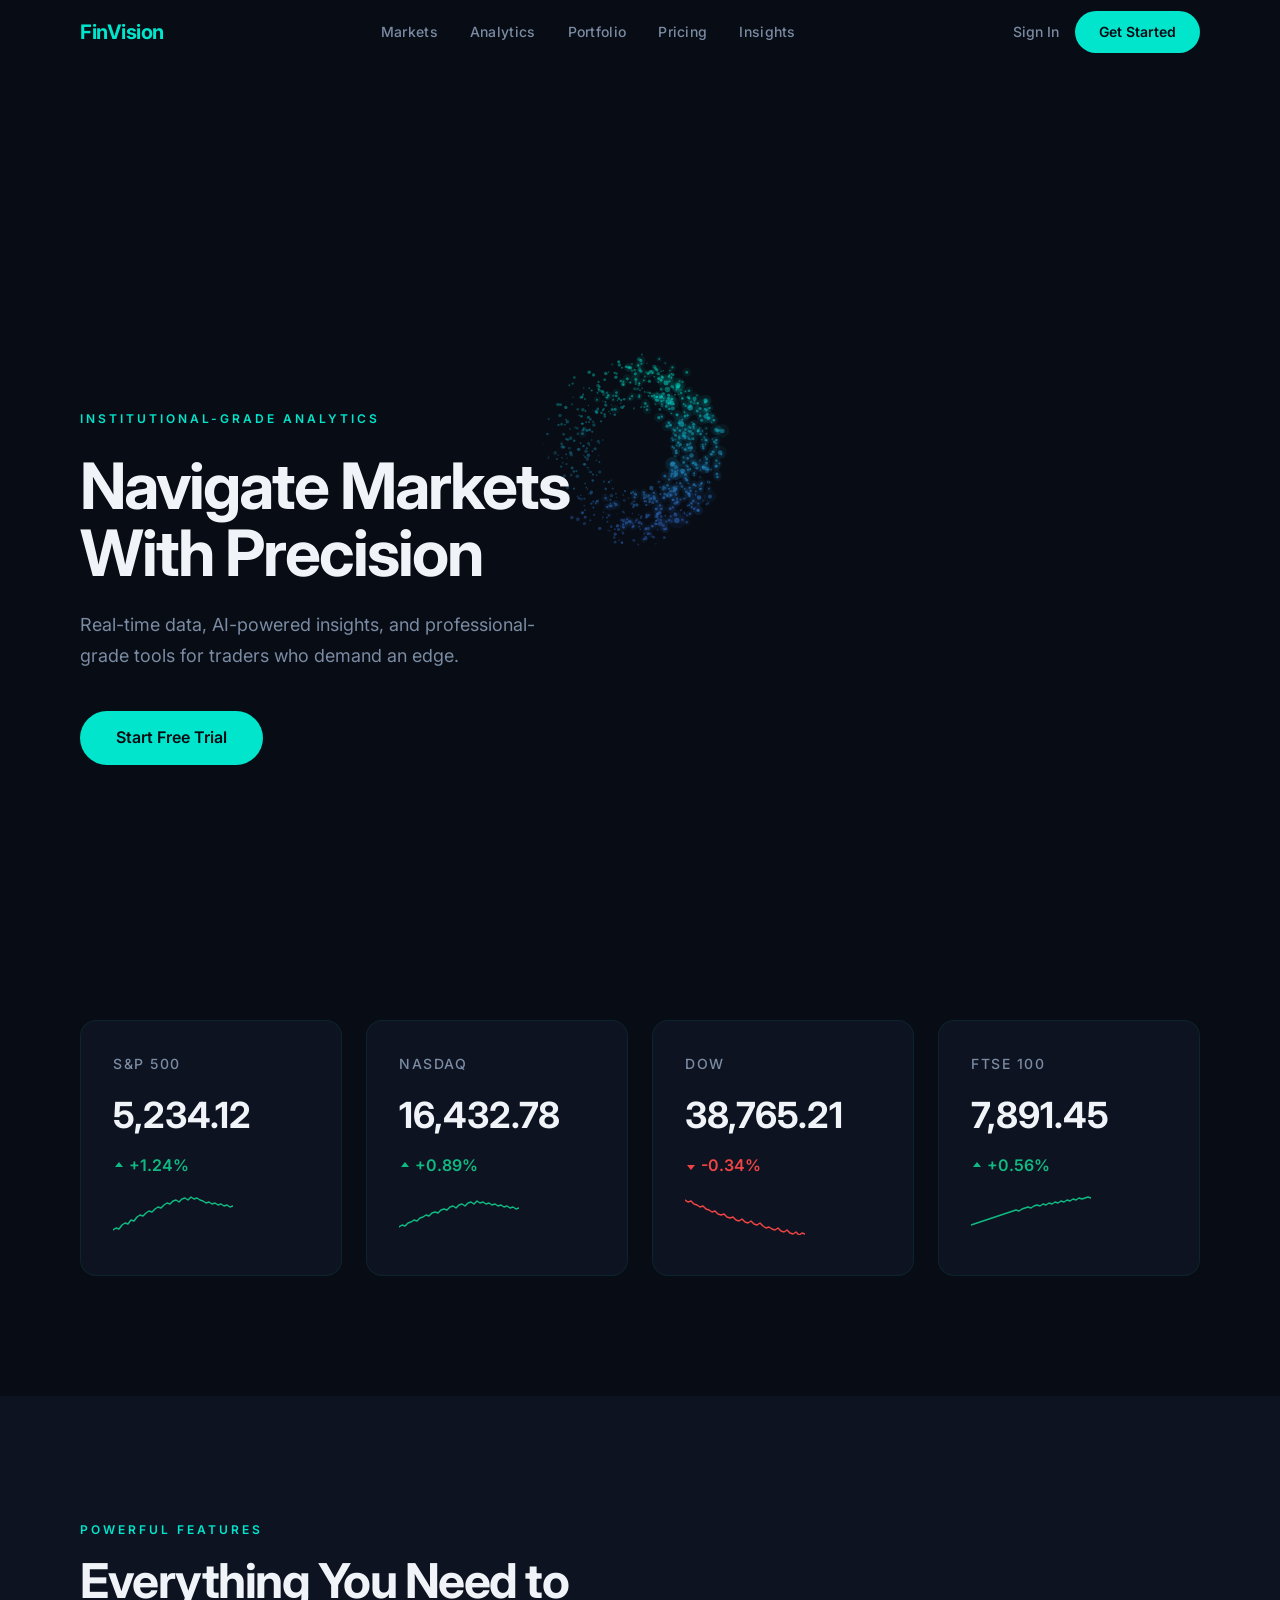
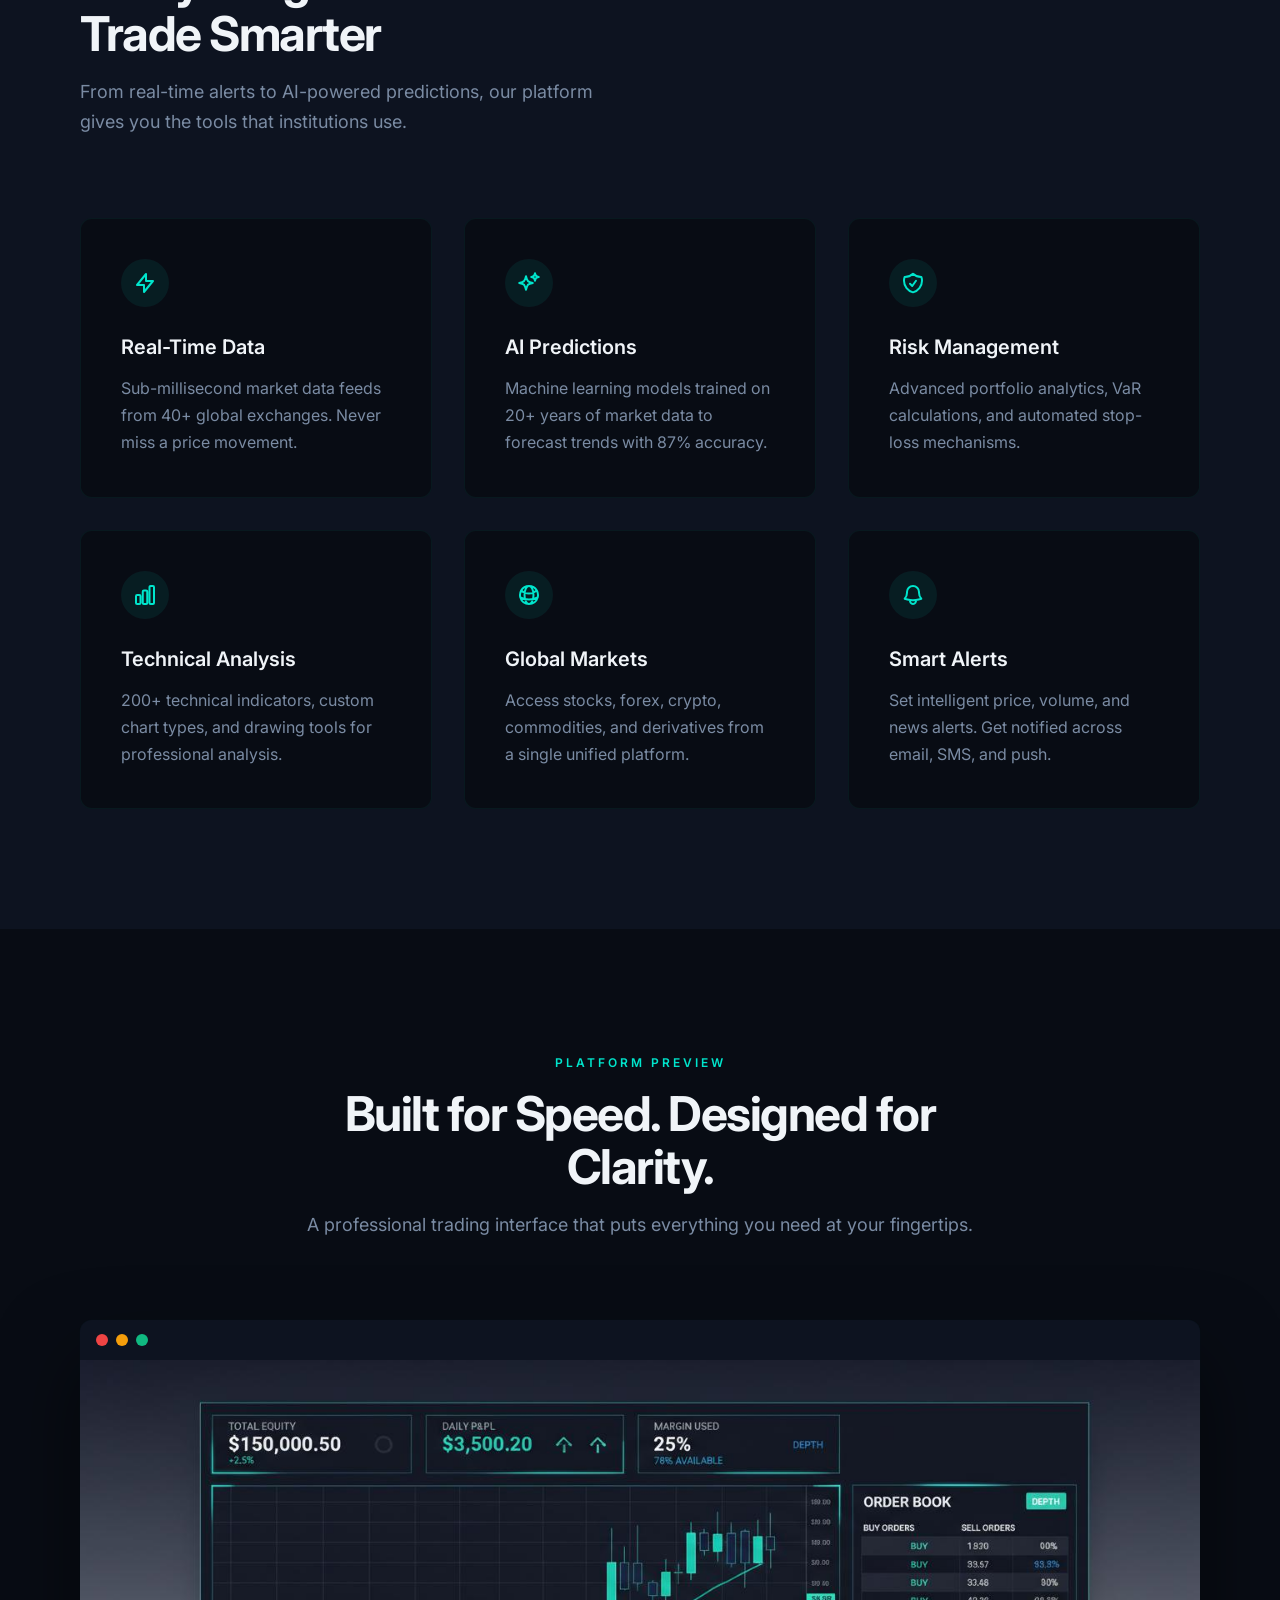
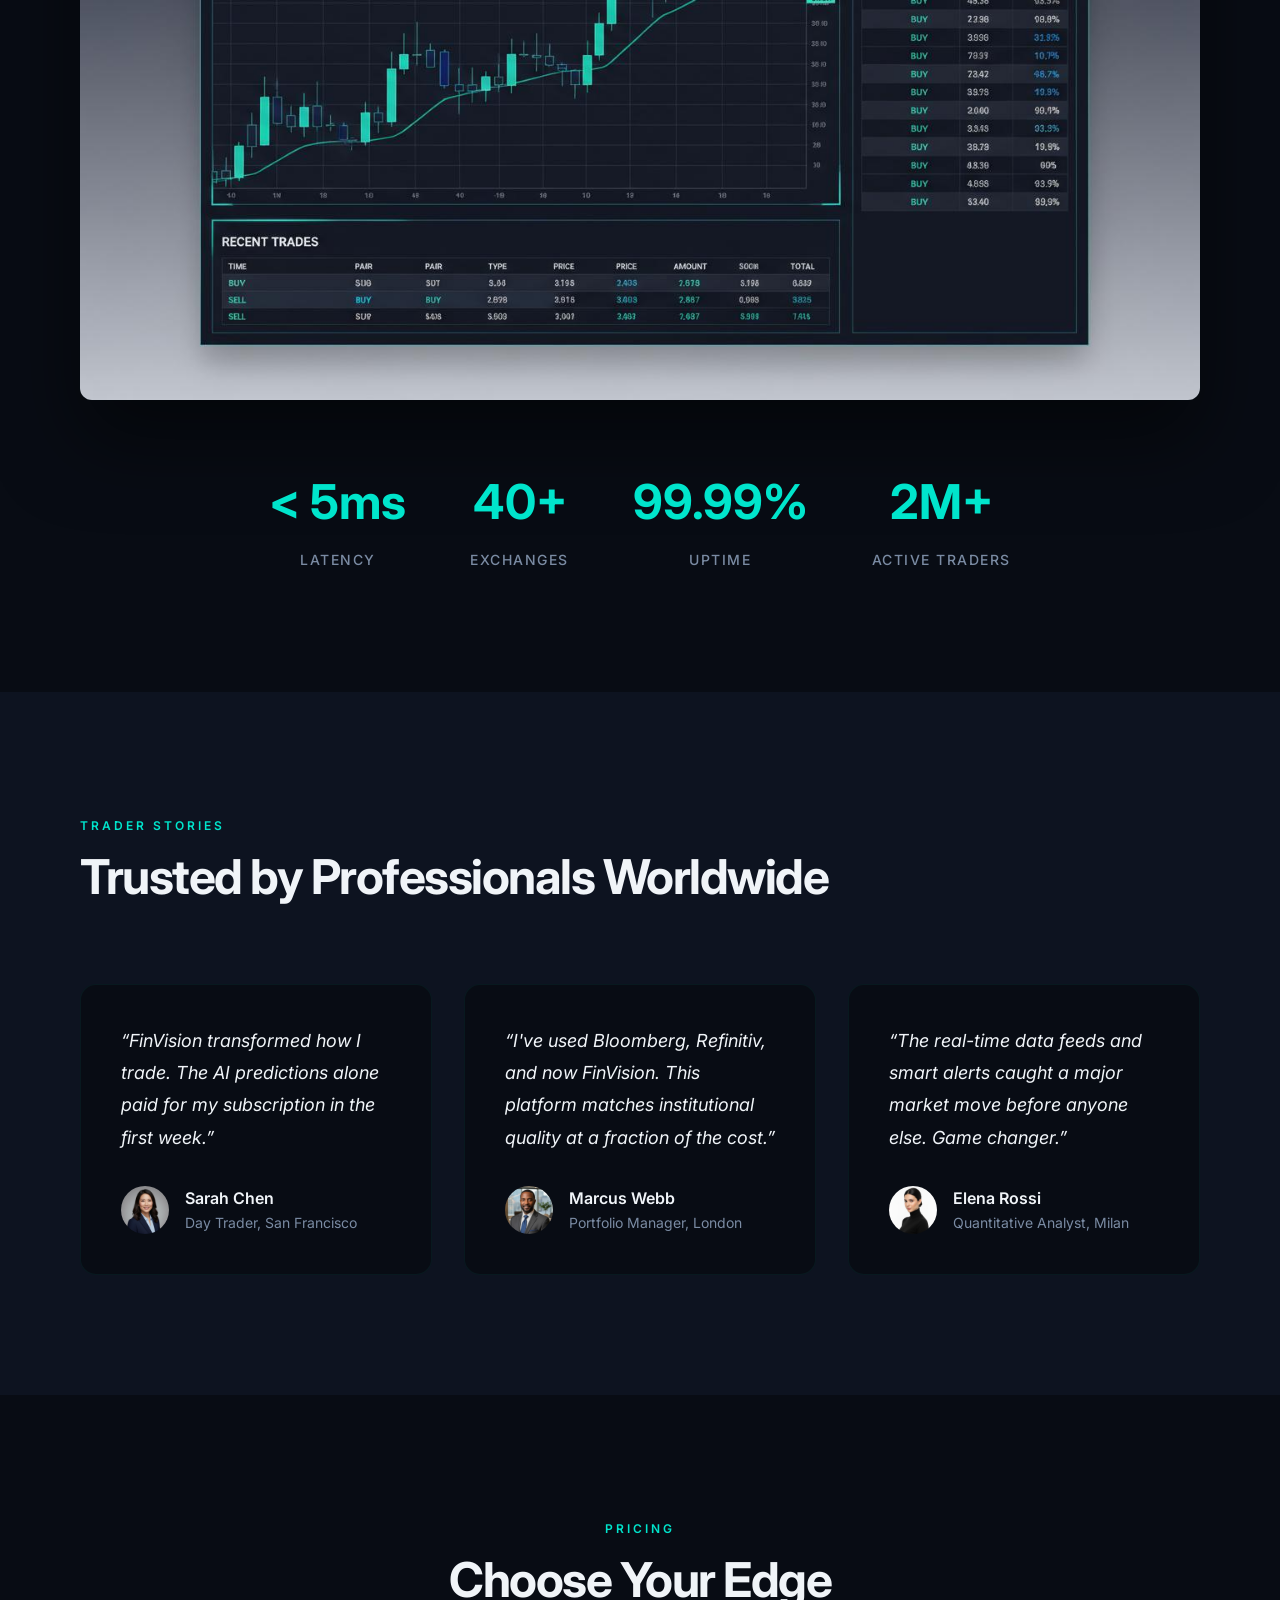
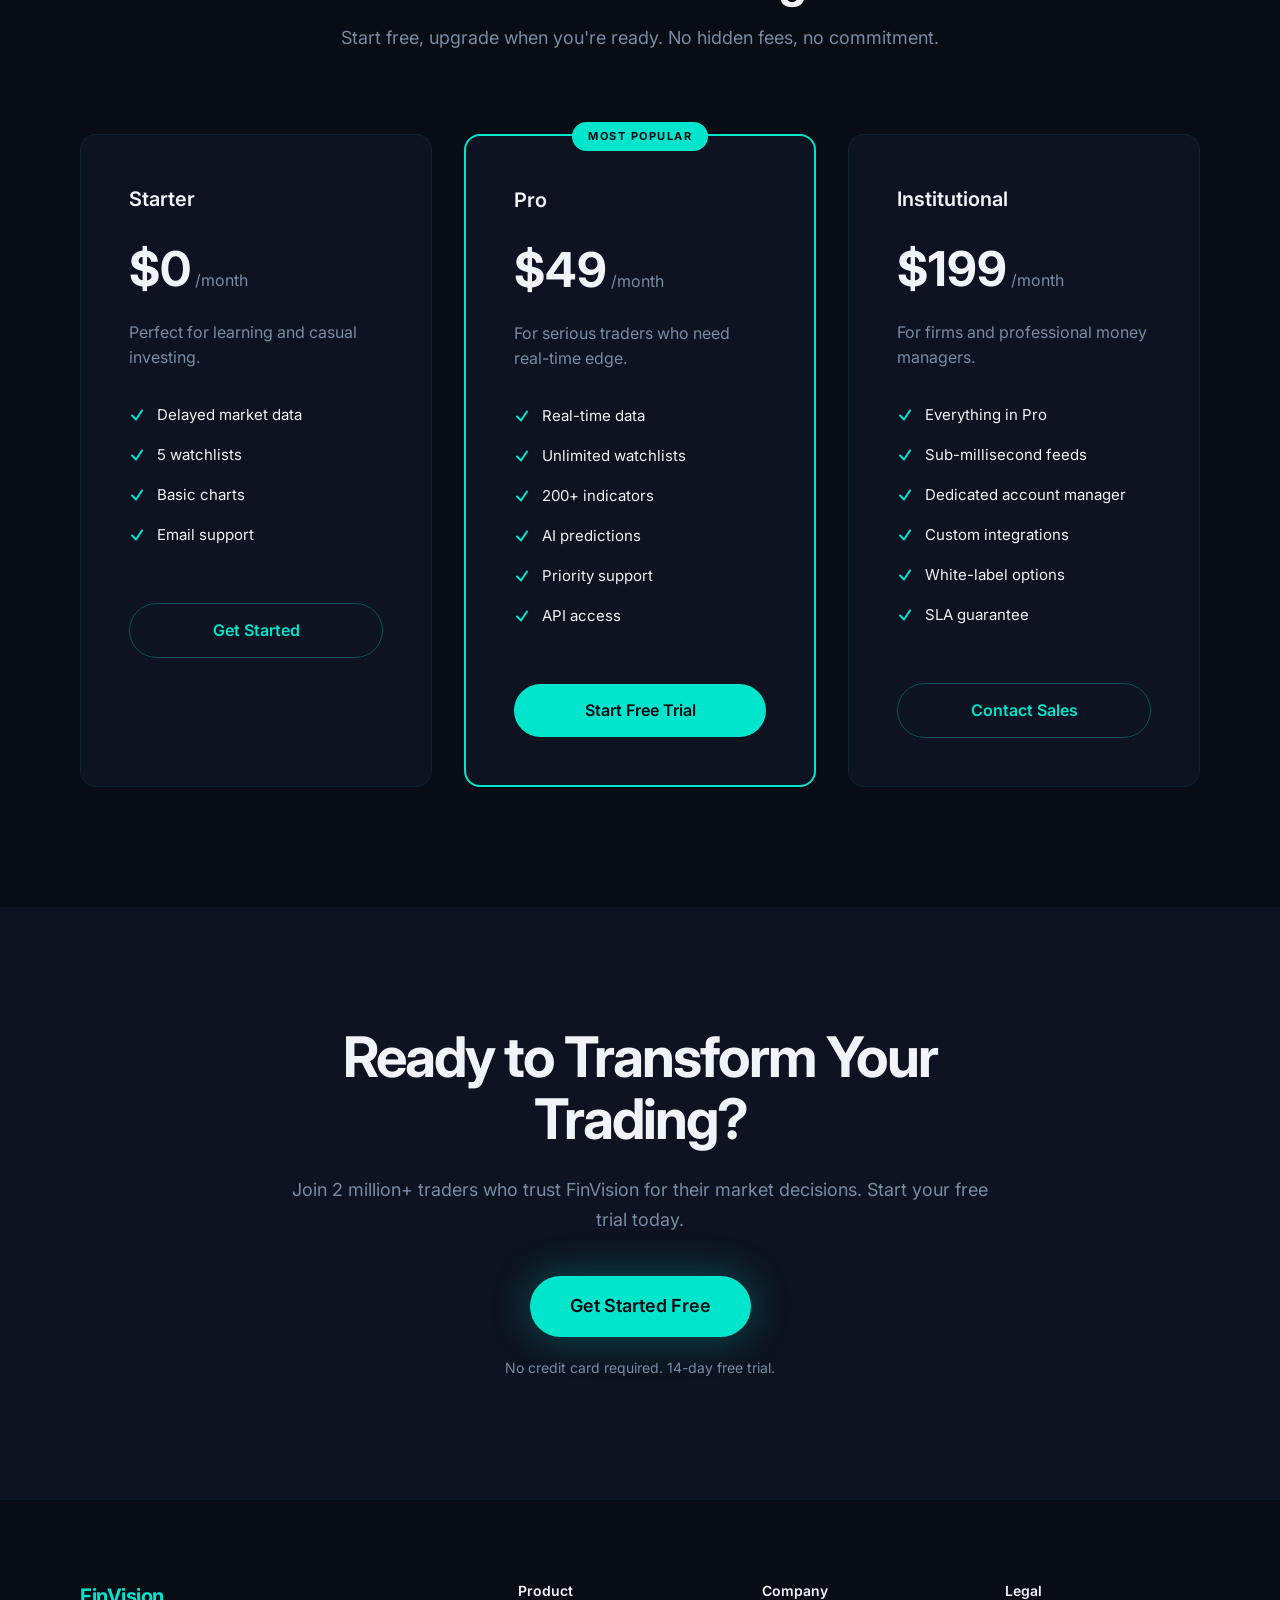
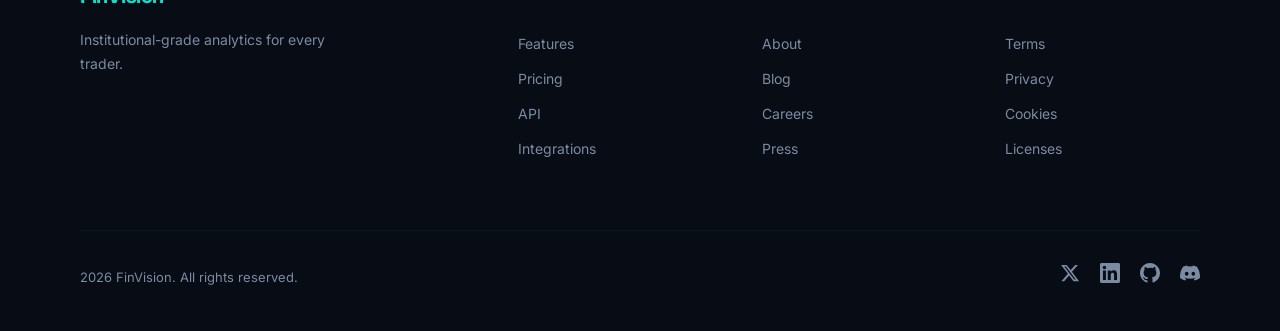
<file: Stock/finvision/index.html>
<!DOCTYPE html>
<html lang="en">
<head>
  <meta charset="UTF-8">
  <meta name="viewport" content="width=device-width, initial-scale=1.0">
  <title>FinVision - Stock Market Analytics Platform</title>
  <link rel="preconnect" href="https://fonts.googleapis.com">
  <link rel="preconnect" href="https://fonts.gstatic.com" crossorigin>
  <link href="https://fonts.googleapis.com/css2?family=Inter:wght@400;500;600;700&display=swap" rel="stylesheet">
  <link rel="stylesheet" href="css/style.css">
</head>
<body>

  <!-- ============================================
       NAVIGATION
       ============================================ -->
  <nav class="navbar" id="navbar">
    <div class="container">
      <a href="index.html" class="logo">FinVision</a>

      <div class="nav-links">
        <a href="#markets">Markets</a>
        <a href="#analytics">Analytics</a>
        <a href="#portfolio">Portfolio</a>
        <a href="#pricing">Pricing</a>
        <a href="#insights">Insights</a>
      </div>

      <div class="nav-cta">
        <a href="login.html" class="sign-in">Sign In</a>
        <a href="login.html" class="get-started">Get Started</a>
      </div>

      <button class="menu-toggle" id="menuToggle" aria-label="Toggle menu">
        <svg class="menu-icon" fill="none" stroke="currentColor" viewBox="0 0 24 24" stroke-width="2">
          <path stroke-linecap="round" stroke-linejoin="round" d="M4 6h16M4 12h16M4 18h16"/>
        </svg>
        <svg class="close-icon" fill="none" stroke="currentColor" viewBox="0 0 24 24" stroke-width="2">
          <path stroke-linecap="round" stroke-linejoin="round" d="M6 18L18 6M6 6l12 12"/>
        </svg>
      </button>
    </div>

    <div class="mobile-menu" id="mobileMenu">
      <a href="#markets">Markets</a>
      <a href="#analytics">Analytics</a>
      <a href="#portfolio">Portfolio</a>
      <a href="#pricing">Pricing</a>
      <a href="#insights">Insights</a>
      <div class="mobile-cta">
        <a href="login.html" class="sign-in" style="text-align:center;">Sign In</a>
        <a href="login.html" class="btn-primary" style="text-align:center;">Get Started</a>
      </div>
    </div>
  </nav>

  <!-- ============================================
       HERO SECTION
       ============================================ -->
  <section class="hero" id="hero">
    <canvas id="particle-canvas"></canvas>
    <div class="hero-overlay"></div>
    <div class="hero-content">
      <span class="label fade-in stagger-1">Institutional-Grade Analytics</span>
      <h1 class="heading-lg fade-in stagger-2">Navigate Markets<br>With Precision</h1>
      <p class="body-text fade-in stagger-3">Real-time data, AI-powered insights, and professional-grade tools for traders who demand an edge.</p>
      <a href="login.html" class="btn-primary fade-in stagger-4">Start Free Trial</a>
    </div>
  </section>

  <!-- ============================================
       MARKET OVERVIEW
       ============================================ -->
  <section class="market-section" id="markets">
    <div class="container">
      <div class="market-grid">
        <!-- S&P 500 -->
        <div class="market-card fade-in stagger-1">
          <div class="index-name">S&amp;P 500</div>
          <div class="index-value">5,234.12</div>
          <div class="change positive">
            <svg width="12" height="12" viewBox="0 0 12 12" fill="none">
              <path d="M6 2L10 7H2L6 2Z" fill="currentColor"/>
            </svg>
            +1.24%
          </div>
          <svg class="sparkline" width="120" height="40" viewBox="0 0 120 40">
            <polyline points="0,35 3,33 6,34 9,30 12,28 15,29 18,25 21,26 24,22 27,20 30,21 33,18 36,16 39,17 42,14 45,12 48,13 51,10 54,8 57,9 60,6 63,5 66,7 69,4 72,3 75,5 78,2 81,4 84,3 87,5 90,6 93,8 96,7 99,9 102,8 105,10 108,9 111,11 114,10 117,12 120,11" 
              fill="none" stroke="#10B981" stroke-width="1.5" stroke-linecap="round" stroke-linejoin="round"/>
          </svg>
        </div>

        <!-- NASDAQ -->
        <div class="market-card fade-in stagger-2">
          <div class="index-name">NASDAQ</div>
          <div class="index-value">16,432.78</div>
          <div class="change positive">
            <svg width="12" height="12" viewBox="0 0 12 12" fill="none">
              <path d="M6 2L10 7H2L6 2Z" fill="currentColor"/>
            </svg>
            +0.89%
          </div>
          <svg class="sparkline" width="120" height="40" viewBox="0 0 120 40">
            <polyline points="0,32 3,30 6,31 9,28 12,27 15,25 18,26 21,23 24,22 27,20 30,21 33,18 36,17 39,18 42,15 45,14 48,15 51,12 54,11 57,13 60,10 63,9 66,11 69,8 72,7 75,9 78,6 81,8 84,7 87,9 90,8 93,10 96,9 99,11 102,10 105,12 108,11 111,13 114,12 117,14 120,13" 
              fill="none" stroke="#10B981" stroke-width="1.5" stroke-linecap="round" stroke-linejoin="round"/>
          </svg>
        </div>

        <!-- DOW -->
        <div class="market-card fade-in stagger-3">
          <div class="index-name">DOW</div>
          <div class="index-value">38,765.21</div>
          <div class="change negative">
            <svg width="12" height="12" viewBox="0 0 12 12" fill="none">
              <path d="M6 10L2 5H10L6 10Z" fill="currentColor"/>
            </svg>
            -0.34%
          </div>
          <svg class="sparkline" width="120" height="40" viewBox="0 0 120 40">
            <polyline points="0,5 3,7 6,6 9,9 12,10 15,12 18,11 21,14 24,15 27,17 30,16 33,19 36,20 39,19 42,22 45,23 48,22 51,25 54,26 57,24 60,27 63,28 66,26 69,29 72,30 75,28 78,31 81,33 84,32 87,34 90,35 93,33 96,36 99,37 102,35 105,38 108,39 111,37 114,40 117,38 120,39" 
              fill="none" stroke="#EF4444" stroke-width="1.5" stroke-linecap="round" stroke-linejoin="round"/>
          </svg>
        </div>

        <!-- FTSE 100 -->
        <div class="market-card fade-in stagger-4">
          <div class="index-name">FTSE 100</div>
          <div class="index-value">7,891.45</div>
          <div class="change positive">
            <svg width="12" height="12" viewBox="0 0 12 12" fill="none">
              <path d="M6 2L10 7H2L6 2Z" fill="currentColor"/>
            </svg>
            +0.56%
          </div>
          <svg class="sparkline" width="120" height="40" viewBox="0 0 120 40">
            <polyline points="0,30 3,29 6,28 9,27 12,26 15,25 18,24 21,23 24,22 27,21 30,20 33,19 36,18 39,17 42,16 45,15 48,16 51,14 54,13 57,12 60,13 63,11 66,10 69,11 72,9 75,10 78,8 81,9 84,7 87,8 90,6 93,7 96,5 99,6 102,4 105,5 108,3 111,4 114,3 117,2 120,3" 
              fill="none" stroke="#10B981" stroke-width="1.5" stroke-linecap="round" stroke-linejoin="round"/>
          </svg>
        </div>
      </div>
    </div>
  </section>

  <!-- ============================================
       FEATURES SECTION
       ============================================ -->
  <section class="features-section" id="analytics">
    <div class="container">
      <div class="features-header fade-in stagger-1">
        <span class="label">Powerful Features</span>
        <h2 class="heading-md">Everything You Need to Trade Smarter</h2>
        <p class="body-text">From real-time alerts to AI-powered predictions, our platform gives you the tools that institutions use.</p>
      </div>

      <div class="features-grid">
        <!-- Feature 1: Real-Time Data -->
        <div class="feature-card fade-in stagger-1">
          <div class="feature-icon">
            <svg fill="none" stroke="currentColor" viewBox="0 0 24 24" stroke-width="2">
              <path stroke-linecap="round" stroke-linejoin="round" d="M13 10V3L4 14h7v7l9-11h-7z"/>
            </svg>
          </div>
          <h3>Real-Time Data</h3>
          <p>Sub-millisecond market data feeds from 40+ global exchanges. Never miss a price movement.</p>
        </div>

        <!-- Feature 2: AI Predictions -->
        <div class="feature-card fade-in stagger-2">
          <div class="feature-icon">
            <svg fill="none" stroke="currentColor" viewBox="0 0 24 24" stroke-width="2">
              <path stroke-linecap="round" stroke-linejoin="round" d="M9.813 15.904L9 18.75l-.813-2.846a4.5 4.5 0 00-3.09-3.09L2.25 12l2.846-.813a4.5 4.5 0 003.09-3.09L9 5.25l.813 2.846a4.5 4.5 0 003.09 3.09L15.75 12l-2.846.813a4.5 4.5 0 00-3.09 3.09zM18.259 8.715L18 9.75l-.259-1.035a3.375 3.375 0 00-2.455-2.456L14.25 6l1.036-.259a3.375 3.375 0 002.455-2.456L18 2.25l.259 1.035a3.375 3.375 0 002.455 2.456L21.75 6l-1.036.259a3.375 3.375 0 00-2.455 2.456z"/>
            </svg>
          </div>
          <h3>AI Predictions</h3>
          <p>Machine learning models trained on 20+ years of market data to forecast trends with 87% accuracy.</p>
        </div>

        <!-- Feature 3: Risk Management -->
        <div class="feature-card fade-in stagger-3">
          <div class="feature-icon">
            <svg fill="none" stroke="currentColor" viewBox="0 0 24 24" stroke-width="2">
              <path stroke-linecap="round" stroke-linejoin="round" d="M9 12.75L11.25 15 15 9.75m-3-7.036A11.959 11.959 0 013.598 6 11.99 11.99 0 003 9.749c0 5.592 3.824 10.29 9 11.623 5.176-1.332 9-6.03 9-11.622 0-1.31-.21-2.571-.598-3.751h-.152c-3.196 0-6.1-1.248-8.25-3.285z"/>
            </svg>
          </div>
          <h3>Risk Management</h3>
          <p>Advanced portfolio analytics, VaR calculations, and automated stop-loss mechanisms.</p>
        </div>

        <!-- Feature 4: Technical Analysis -->
        <div class="feature-card fade-in stagger-4">
          <div class="feature-icon">
            <svg fill="none" stroke="currentColor" viewBox="0 0 24 24" stroke-width="2">
              <path stroke-linecap="round" stroke-linejoin="round" d="M3 13.125C3 12.504 3.504 12 4.125 12h2.25c.621 0 1.125.504 1.125 1.125v6.75C7.5 20.496 6.996 21 6.375 21h-2.25A1.125 1.125 0 013 19.875v-6.75zM9.75 8.625c0-.621.504-1.125 1.125-1.125h2.25c.621 0 1.125.504 1.125 1.125v11.25c0 .621-.504 1.125-1.125 1.125h-2.25a1.125 1.125 0 01-1.125-1.125V8.625zM16.5 4.125c0-.621.504-1.125 1.125-1.125h2.25C20.496 3 21 3.504 21 4.125v15.75c0 .621-.504 1.125-1.125 1.125h-2.25a1.125 1.125 0 01-1.125-1.125V4.125z"/>
            </svg>
          </div>
          <h3>Technical Analysis</h3>
          <p>200+ technical indicators, custom chart types, and drawing tools for professional analysis.</p>
        </div>

        <!-- Feature 5: Global Markets -->
        <div class="feature-card fade-in stagger-5">
          <div class="feature-icon">
            <svg fill="none" stroke="currentColor" viewBox="0 0 24 24" stroke-width="2">
              <path stroke-linecap="round" stroke-linejoin="round" d="M12 21a9.004 9.004 0 008.716-6.747M12 21a9.004 9.004 0 01-8.716-6.747M12 21c2.485 0 4.5-4.03 4.5-9S14.485 3 12 3m0 18c-2.485 0-4.5-4.03-4.5-9S9.515 3 12 3m0 0a8.997 8.997 0 017.843 4.582M12 3a8.997 8.997 0 00-7.843 4.582m15.686 0A11.953 11.953 0 0112 10.5c-2.998 0-5.74-1.1-7.843-2.918m15.686 0A8.959 8.959 0 0121 12c0 .778-.099 1.533-.284 2.253m0 0A17.919 17.919 0 0112 16.5c-3.162 0-6.133-.815-8.716-2.247m0 0A9.015 9.015 0 013 12c0-1.605.42-3.113 1.157-4.418"/>
            </svg>
          </div>
          <h3>Global Markets</h3>
          <p>Access stocks, forex, crypto, commodities, and derivatives from a single unified platform.</p>
        </div>

        <!-- Feature 6: Smart Alerts -->
        <div class="feature-card fade-in stagger-6">
          <div class="feature-icon">
            <svg fill="none" stroke="currentColor" viewBox="0 0 24 24" stroke-width="2">
              <path stroke-linecap="round" stroke-linejoin="round" d="M14.857 17.082a23.848 23.848 0 005.454-1.31A8.967 8.967 0 0118 9.75v-.7V9A6 6 0 006 9v.75a8.967 8.967 0 01-2.312 6.022c1.733.64 3.56 1.085 5.455 1.31m5.714 0a24.255 24.255 0 01-5.714 0m5.714 0a3 3 0 11-5.714 0"/>
            </svg>
          </div>
          <h3>Smart Alerts</h3>
          <p>Set intelligent price, volume, and news alerts. Get notified across email, SMS, and push.</p>
        </div>
      </div>
    </div>
  </section>

  <!-- ============================================
       PLATFORM PREVIEW
       ============================================ -->
  <section class="preview-section" id="portfolio">
    <div class="container">
      <div class="preview-header fade-in stagger-1">
        <span class="label">Platform Preview</span>
        <h2 class="heading-md">Built for Speed. Designed for Clarity.</h2>
        <p class="body-text">A professional trading interface that puts everything you need at your fingertips.</p>
      </div>

      <div class="browser-mockup fade-in stagger-2">
        <div class="browser-chrome">
          <div class="browser-dot red"></div>
          <div class="browser-dot yellow"></div>
          <div class="browser-dot green"></div>
        </div>
        <img src="images/dashboard-preview.jpg" alt="FinVision Trading Dashboard" loading="lazy">
      </div>

      <div class="stats-bar">
        <div class="stat-item fade-in stagger-1">
          <div class="stat-value">&lt; 5ms</div>
          <div class="stat-label">Latency</div>
        </div>
        <div class="stat-item fade-in stagger-2">
          <div class="stat-value">40+</div>
          <div class="stat-label">Exchanges</div>
        </div>
        <div class="stat-item fade-in stagger-3">
          <div class="stat-value">99.99%</div>
          <div class="stat-label">Uptime</div>
        </div>
        <div class="stat-item fade-in stagger-4">
          <div class="stat-value">2M+</div>
          <div class="stat-label">Active Traders</div>
        </div>
      </div>
    </div>
  </section>

  <!-- ============================================
       TESTIMONIALS
       ============================================ -->
  <section class="testimonials-section" id="insights">
    <div class="container">
      <div class="testimonials-header fade-in stagger-1">
        <span class="label">Trader Stories</span>
        <h2 class="heading-md">Trusted by Professionals Worldwide</h2>
      </div>

      <div class="testimonials-grid">
        <div class="testimonial-card fade-in stagger-1">
          <p class="quote">&ldquo;FinVision transformed how I trade. The AI predictions alone paid for my subscription in the first week.&rdquo;</p>
          <div class="testimonial-author">
            <img src="images/avatar-sarah.jpg" alt="Sarah Chen" loading="lazy">
            <div>
              <div class="name">Sarah Chen</div>
              <div class="title">Day Trader, San Francisco</div>
            </div>
          </div>
        </div>

        <div class="testimonial-card fade-in stagger-2">
          <p class="quote">&ldquo;I've used Bloomberg, Refinitiv, and now FinVision. This platform matches institutional quality at a fraction of the cost.&rdquo;</p>
          <div class="testimonial-author">
            <img src="images/avatar-marcus.jpg" alt="Marcus Webb" loading="lazy">
            <div>
              <div class="name">Marcus Webb</div>
              <div class="title">Portfolio Manager, London</div>
            </div>
          </div>
        </div>

        <div class="testimonial-card fade-in stagger-3">
          <p class="quote">&ldquo;The real-time data feeds and smart alerts caught a major market move before anyone else. Game changer.&rdquo;</p>
          <div class="testimonial-author">
            <img src="images/avatar-elena.jpg" alt="Elena Rossi" loading="lazy">
            <div>
              <div class="name">Elena Rossi</div>
              <div class="title">Quantitative Analyst, Milan</div>
            </div>
          </div>
        </div>
      </div>
    </div>
  </section>

  <!-- ============================================
       PRICING
       ============================================ -->
  <section class="pricing-section" id="pricing">
    <div class="container">
      <div class="pricing-header fade-in stagger-1">
        <span class="label">Pricing</span>
        <h2 class="heading-md">Choose Your Edge</h2>
        <p class="body-text">Start free, upgrade when you're ready. No hidden fees, no commitment.</p>
      </div>

      <div class="pricing-grid">
        <!-- Starter -->
        <div class="pricing-card fade-in stagger-1">
          <h3>Starter</h3>
          <div class="price">
            <span class="amount">$0</span>
            <span class="period">/month</span>
          </div>
          <p class="desc">Perfect for learning and casual investing.</p>
          <ul class="pricing-features">
            <li>
              <svg fill="none" stroke="currentColor" viewBox="0 0 24 24" stroke-width="3">
                <path stroke-linecap="round" stroke-linejoin="round" d="M4.5 12.75l6 6 9-13.5"/>
              </svg>
              Delayed market data
            </li>
            <li>
              <svg fill="none" stroke="currentColor" viewBox="0 0 24 24" stroke-width="3">
                <path stroke-linecap="round" stroke-linejoin="round" d="M4.5 12.75l6 6 9-13.5"/>
              </svg>
              5 watchlists
            </li>
            <li>
              <svg fill="none" stroke="currentColor" viewBox="0 0 24 24" stroke-width="3">
                <path stroke-linecap="round" stroke-linejoin="round" d="M4.5 12.75l6 6 9-13.5"/>
              </svg>
              Basic charts
            </li>
            <li>
              <svg fill="none" stroke="currentColor" viewBox="0 0 24 24" stroke-width="3">
                <path stroke-linecap="round" stroke-linejoin="round" d="M4.5 12.75l6 6 9-13.5"/>
              </svg>
              Email support
            </li>
          </ul>
          <a href="login.html" class="btn">Get Started</a>
        </div>

        <!-- Pro -->
        <div class="pricing-card featured fade-in stagger-2">
          <div class="pricing-badge">MOST POPULAR</div>
          <h3>Pro</h3>
          <div class="price">
            <span class="amount">$49</span>
            <span class="period">/month</span>
          </div>
          <p class="desc">For serious traders who need real-time edge.</p>
          <ul class="pricing-features">
            <li>
              <svg fill="none" stroke="currentColor" viewBox="0 0 24 24" stroke-width="3">
                <path stroke-linecap="round" stroke-linejoin="round" d="M4.5 12.75l6 6 9-13.5"/>
              </svg>
              Real-time data
            </li>
            <li>
              <svg fill="none" stroke="currentColor" viewBox="0 0 24 24" stroke-width="3">
                <path stroke-linecap="round" stroke-linejoin="round" d="M4.5 12.75l6 6 9-13.5"/>
              </svg>
              Unlimited watchlists
            </li>
            <li>
              <svg fill="none" stroke="currentColor" viewBox="0 0 24 24" stroke-width="3">
                <path stroke-linecap="round" stroke-linejoin="round" d="M4.5 12.75l6 6 9-13.5"/>
              </svg>
              200+ indicators
            </li>
            <li>
              <svg fill="none" stroke="currentColor" viewBox="0 0 24 24" stroke-width="3">
                <path stroke-linecap="round" stroke-linejoin="round" d="M4.5 12.75l6 6 9-13.5"/>
              </svg>
              AI predictions
            </li>
            <li>
              <svg fill="none" stroke="currentColor" viewBox="0 0 24 24" stroke-width="3">
                <path stroke-linecap="round" stroke-linejoin="round" d="M4.5 12.75l6 6 9-13.5"/>
              </svg>
              Priority support
            </li>
            <li>
              <svg fill="none" stroke="currentColor" viewBox="0 0 24 24" stroke-width="3">
                <path stroke-linecap="round" stroke-linejoin="round" d="M4.5 12.75l6 6 9-13.5"/>
              </svg>
              API access
            </li>
          </ul>
          <a href="login.html" class="btn">Start Free Trial</a>
        </div>

        <!-- Institutional -->
        <div class="pricing-card fade-in stagger-3">
          <h3>Institutional</h3>
          <div class="price">
            <span class="amount">$199</span>
            <span class="period">/month</span>
          </div>
          <p class="desc">For firms and professional money managers.</p>
          <ul class="pricing-features">
            <li>
              <svg fill="none" stroke="currentColor" viewBox="0 0 24 24" stroke-width="3">
                <path stroke-linecap="round" stroke-linejoin="round" d="M4.5 12.75l6 6 9-13.5"/>
              </svg>
              Everything in Pro
            </li>
            <li>
              <svg fill="none" stroke="currentColor" viewBox="0 0 24 24" stroke-width="3">
                <path stroke-linecap="round" stroke-linejoin="round" d="M4.5 12.75l6 6 9-13.5"/>
              </svg>
              Sub-millisecond feeds
            </li>
            <li>
              <svg fill="none" stroke="currentColor" viewBox="0 0 24 24" stroke-width="3">
                <path stroke-linecap="round" stroke-linejoin="round" d="M4.5 12.75l6 6 9-13.5"/>
              </svg>
              Dedicated account manager
            </li>
            <li>
              <svg fill="none" stroke="currentColor" viewBox="0 0 24 24" stroke-width="3">
                <path stroke-linecap="round" stroke-linejoin="round" d="M4.5 12.75l6 6 9-13.5"/>
              </svg>
              Custom integrations
            </li>
            <li>
              <svg fill="none" stroke="currentColor" viewBox="0 0 24 24" stroke-width="3">
                <path stroke-linecap="round" stroke-linejoin="round" d="M4.5 12.75l6 6 9-13.5"/>
              </svg>
              White-label options
            </li>
            <li>
              <svg fill="none" stroke="currentColor" viewBox="0 0 24 24" stroke-width="3">
                <path stroke-linecap="round" stroke-linejoin="round" d="M4.5 12.75l6 6 9-13.5"/>
              </svg>
              SLA guarantee
            </li>
          </ul>
          <a href="login.html" class="btn">Contact Sales</a>
        </div>
      </div>
    </div>
  </section>

  <!-- ============================================
       CTA SECTION
       ============================================ -->
  <section class="cta-section">
    <div class="container">
      <div class="cta-content">
        <h2 class="heading-md fade-in stagger-1">Ready to Transform Your Trading?</h2>
        <p class="body-text fade-in stagger-2">Join 2 million+ traders who trust FinVision for their market decisions. Start your free trial today.</p>
        <a href="login.html" class="btn-primary fade-in stagger-3">Get Started Free</a>
        <p class="cta-note fade-in stagger-4">No credit card required. 14-day free trial.</p>
      </div>
    </div>
  </section>

  <!-- ============================================
       FOOTER
       ============================================ -->
  <footer class="footer">
    <div class="container">
      <div class="footer-grid">
        <div class="footer-brand">
          <a href="index.html" class="logo">FinVision</a>
          <p>Institutional-grade analytics for every trader.</p>
        </div>

        <div class="footer-column">
          <h4>Product</h4>
          <a href="#analytics">Features</a>
          <a href="#pricing">Pricing</a>
          <a href="#">API</a>
          <a href="#">Integrations</a>
        </div>

        <div class="footer-column">
          <h4>Company</h4>
          <a href="#">About</a>
          <a href="#">Blog</a>
          <a href="#">Careers</a>
          <a href="#">Press</a>
        </div>

        <div class="footer-column">
          <h4>Legal</h4>
          <a href="#">Terms</a>
          <a href="#">Privacy</a>
          <a href="#">Cookies</a>
          <a href="#">Licenses</a>
        </div>
      </div>

      <div class="footer-bottom">
        <p>2026 FinVision. All rights reserved.</p>
        <div class="social-links">
          <a href="#" aria-label="Twitter">
            <svg fill="currentColor" viewBox="0 0 24 24">
              <path d="M18.244 2.25h3.308l-7.227 8.26 8.502 11.24H16.17l-5.214-6.817L4.99 21.75H1.68l7.73-8.835L1.254 2.25H8.08l4.713 6.231zm-1.161 17.52h1.833L7.084 4.126H5.117z"/>
            </svg>
          </a>
          <a href="#" aria-label="LinkedIn">
            <svg fill="currentColor" viewBox="0 0 24 24">
              <path d="M20.447 20.452h-3.554v-5.569c0-1.328-.027-3.037-1.852-3.037-1.853 0-2.136 1.445-2.136 2.939v5.667H9.351V9h3.414v1.561h.046c.477-.9 1.637-1.85 3.37-1.85 3.601 0 4.267 2.37 4.267 5.455v6.286zM5.337 7.433c-1.144 0-2.063-.926-2.063-2.065 0-1.138.92-2.063 2.063-2.063 1.14 0 2.064.925 2.064 2.063 0 1.139-.925 2.065-2.064 2.065zm1.782 13.019H3.555V9h3.564v11.452zM22.225 0H1.771C.792 0 0 .774 0 1.729v20.542C0 23.227.792 24 1.771 24h20.451C23.2 24 24 23.227 24 22.271V1.729C24 .774 23.2 0 22.222 0h.003z"/>
            </svg>
          </a>
          <a href="#" aria-label="GitHub">
            <svg fill="currentColor" viewBox="0 0 24 24">
              <path d="M12 0C5.374 0 0 5.373 0 12c0 5.302 3.438 9.8 8.207 11.387.599.111.793-.261.793-.577v-2.234c-3.338.726-4.033-1.416-4.033-1.416-.546-1.387-1.333-1.756-1.333-1.756-1.089-.745.083-.729.083-.729 1.205.084 1.839 1.237 1.839 1.237 1.07 1.834 2.807 1.304 3.492.997.107-.775.418-1.305.762-1.604-2.665-.305-5.467-1.334-5.467-5.931 0-1.311.469-2.381 1.236-3.221-.124-.303-.535-1.524.117-3.176 0 0 1.008-.322 3.301 1.23A11.509 11.509 0 0112 5.803c1.02.005 2.047.138 3.006.404 2.291-1.552 3.297-1.23 3.297-1.23.653 1.653.242 2.874.118 3.176.77.84 1.235 1.911 1.235 3.221 0 4.609-2.807 5.624-5.479 5.921.43.372.823 1.102.823 2.222v3.293c0 .319.192.694.801.576C20.566 21.797 24 17.3 24 12c0-6.627-5.373-12-12-12z"/>
            </svg>
          </a>
          <a href="#" aria-label="Discord">
            <svg fill="currentColor" viewBox="0 0 24 24">
              <path d="M20.317 4.37a19.791 19.791 0 00-4.885-1.515.074.074 0 00-.079.037c-.21.375-.444.864-.608 1.25a18.27 18.27 0 00-5.487 0 12.64 12.64 0 00-.617-1.25.077.077 0 00-.079-.037A19.736 19.736 0 003.677 4.37a.07.07 0 00-.032.027C.533 9.046-.32 13.58.099 18.057a.082.082 0 00.031.057 19.9 19.9 0 005.993 3.03.078.078 0 00.084-.028 14.09 14.09 0 001.226-1.994.076.076 0 00-.041-.106 13.107 13.107 0 01-1.872-.892.077.077 0 01-.008-.128 10.2 10.2 0 00.372-.292.074.074 0 01.077-.01c3.928 1.793 8.18 1.793 12.062 0a.074.074 0 01.078.01c.12.098.246.198.373.292a.077.077 0 01-.006.127 12.299 12.299 0 01-1.873.892.077.077 0 00-.041.107c.36.698.772 1.362 1.225 1.993a.076.076 0 00.084.028 19.839 19.839 0 006.002-3.03.077.077 0 00.032-.054c.5-5.177-.838-9.674-3.549-13.66a.061.061 0 00-.031-.03zM8.02 15.33c-1.183 0-2.157-1.085-2.157-2.419 0-1.333.956-2.419 2.157-2.419 1.21 0 2.176 1.096 2.157 2.42 0 1.333-.956 2.418-2.157 2.418zm7.975 0c-1.183 0-2.157-1.085-2.157-2.419 0-1.333.955-2.419 2.157-2.419 1.21 0 2.176 1.096 2.157 2.42 0 1.333-.946 2.418-2.157 2.418z"/>
            </svg>
          </a>
        </div>
      </div>
    </div>
  </footer>

  <!-- External JavaScript -->
  <script src="js/script.js"></script>
</body>
</html>
</file>
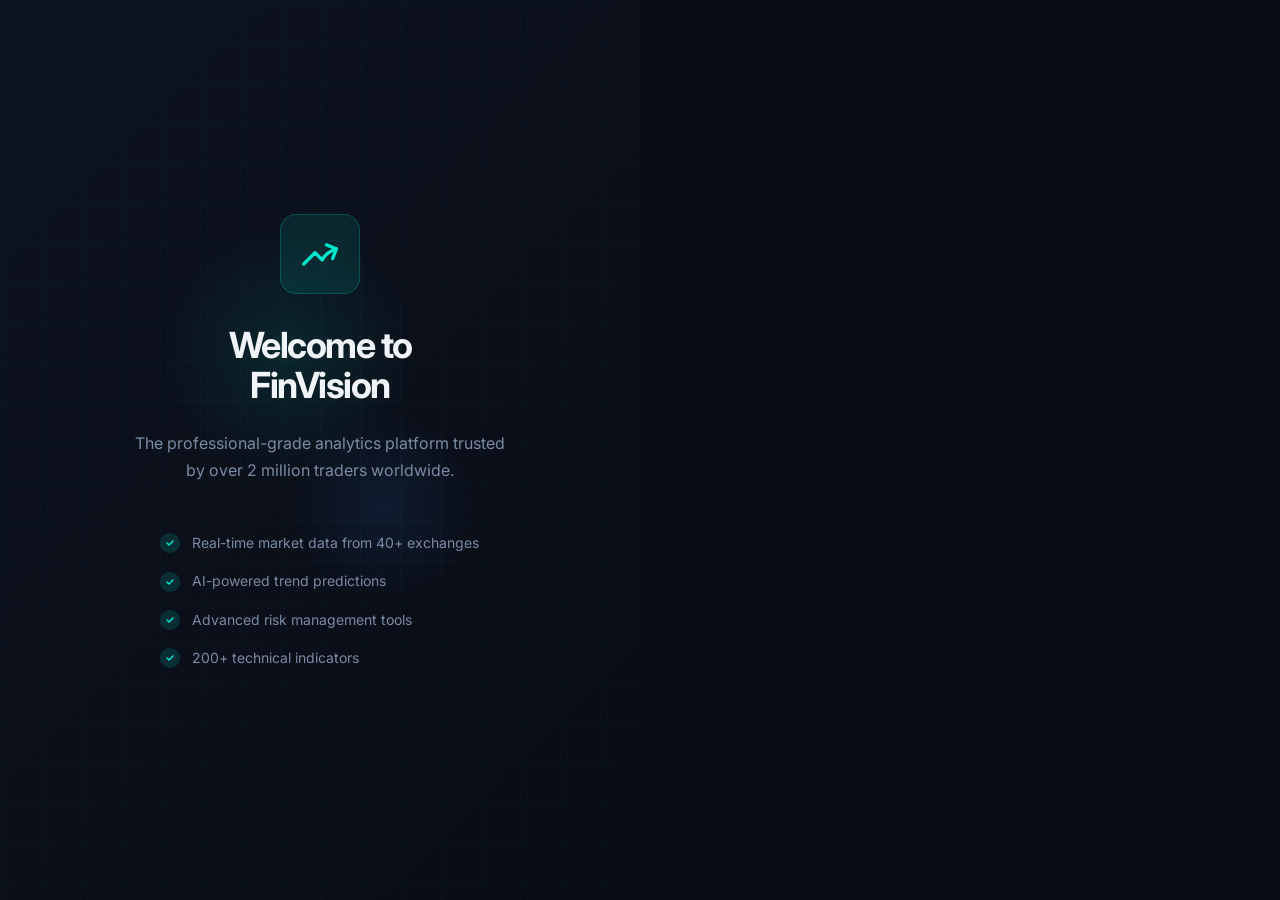
<file: Stock/finvision/login.html>
<!DOCTYPE html>
<html lang="en">
<head>
  <meta charset="UTF-8">
  <meta name="viewport" content="width=device-width, initial-scale=1.0">
  <title>Login - FinVision</title>
  <link rel="preconnect" href="https://fonts.googleapis.com">
  <link rel="preconnect" href="https://fonts.gstatic.com" crossorigin>
  <link href="https://fonts.googleapis.com/css2?family=Inter:wght@400;500;600;700&display=swap" rel="stylesheet">
  <link rel="stylesheet" href="css/style.css">
</head>
<body class="login-page">

  <!-- Left Panel (Decorative - Desktop Only) -->
  <div class="login-left">
    <div class="login-decoration">
      <div class="glow-1"></div>
      <div class="glow-2"></div>
      <div class="grid-pattern"></div>
    </div>
    <div class="login-left-content">
      <div class="login-icon-box">
        <svg fill="none" stroke="currentColor" viewBox="0 0 24 24" stroke-width="2">
          <path stroke-linecap="round" stroke-linejoin="round" d="M2.25 18L9 11.25l4.306 4.307a11.95 11.95 0 015.814-5.519l2.74-1.22m0 0l-5.94-2.28m5.94 2.28l-2.28 5.941"/>
        </svg>
      </div>
      <h2>Welcome to<br>FinVision</h2>
      <p>The professional-grade analytics platform trusted by over 2 million traders worldwide.</p>

      <div class="login-features">
        <div class="login-feature-item">
          <div class="check-circle">
            <svg width="10" height="10" viewBox="0 0 10 10" fill="none">
              <path d="M2 5L4 7L8 3" stroke="#00E5CC" stroke-width="1.5" stroke-linecap="round" stroke-linejoin="round"/>
            </svg>
          </div>
          <span>Real-time market data from 40+ exchanges</span>
        </div>
        <div class="login-feature-item">
          <div class="check-circle">
            <svg width="10" height="10" viewBox="0 0 10 10" fill="none">
              <path d="M2 5L4 7L8 3" stroke="#00E5CC" stroke-width="1.5" stroke-linecap="round" stroke-linejoin="round"/>
            </svg>
          </div>
          <span>AI-powered trend predictions</span>
        </div>
        <div class="login-feature-item">
          <div class="check-circle">
            <svg width="10" height="10" viewBox="0 0 10 10" fill="none">
              <path d="M2 5L4 7L8 3" stroke="#00E5CC" stroke-width="1.5" stroke-linecap="round" stroke-linejoin="round"/>
            </svg>
          </div>
          <span>Advanced risk management tools</span>
        </div>
        <div class="login-feature-item">
          <div class="check-circle">
            <svg width="10" height="10" viewBox="0 0 10 10" fill="none">
              <path d="M2 5L4 7L8 3" stroke="#00E5CC" stroke-width="1.5" stroke-linecap="round" stroke-linejoin="round"/>
            </svg>
          </div>
          <span>200+ technical indicators</span>
        </div>
      </div>
    </div>
  </div>

  <!-- Right Panel (Form) -->
  <div class="login-right">
    <div class="login-form-box">
      <!-- Mobile Logo -->
      <div class="login-mobile-logo">
        <a href="index.html" class="logo" style="font-size: 24px;">FinVision</a>
      </div>

      <!-- Login Form -->
      <div id="loginForm">
        <h1 class="fade-in stagger-1">Sign in to your account</h1>
        <p class="fade-in stagger-2">Enter your credentials to access your dashboard.</p>

        <div class="social-login fade-in stagger-3">
          <button class="social-btn" type="button">
            <svg width="20" height="20" viewBox="0 0 20 20">
              <path d="M18.17 8.38H17.5V8.33H10V11.67H14.64C14.02 13.39 12.39 14.58 10.42 14.58C7.85 14.58 5.75 12.48 5.75 9.92C5.75 7.35 7.85 5.25 10.42 5.25C11.58 5.25 12.64 5.66 13.44 6.33L15.83 3.94C14.4 2.66 12.51 1.87 10.42 1.87C6.01 1.87 2.42 5.13 2.42 9.58C2.42 14.03 6.01 17.29 10.42 17.29C14.46 17.29 17.71 14.38 17.71 10.21C17.71 9.71 17.66 9.23 17.58 8.76L18.17 8.38Z" fill="#F0F4F8"/>
            </svg>
            Continue with Google
          </button>
          <button class="social-btn" type="button">
            <svg width="20" height="20" viewBox="0 0 24 24" fill="#F0F4F8">
              <path d="M12 0C5.374 0 0 5.373 0 12c0 5.302 3.438 9.8 8.207 11.387.599.111.793-.261.793-.577v-2.234c-3.338.726-4.033-1.416-4.033-1.416-.546-1.387-1.333-1.756-1.333-1.756-1.089-.745.083-.729.083-.729 1.205.084 1.839 1.237 1.839 1.237 1.07 1.834 2.807 1.304 3.492.997.107-.775.418-1.305.762-1.604-2.665-.305-5.467-1.334-5.467-5.931 0-1.311.469-2.381 1.236-3.221-.124-.303-.535-1.524.117-3.176 0 0 1.008-.322 3.301 1.23A11.509 11.509 0 0112 5.803c1.02.005 2.047.138 3.006.404 2.291-1.552 3.297-1.23 3.297-1.23.653 1.653.242 2.874.118 3.176.77.84 1.235 1.911 1.235 3.221 0 4.609-2.807 5.624-5.479 5.921.43.372.823 1.102.823 2.222v3.293c0 .319.192.694.801.576C20.566 21.797 24 17.3 24 12c0-6.627-5.373-12-12-12z"/>
            </svg>
            Continue with GitHub
          </button>
        </div>

        <div class="divider fade-in stagger-4">
          <span>or</span>
        </div>

        <form onsubmit="return handleLogin(event)">
          <div class="form-group fade-in stagger-1">
            <label for="loginEmail">Email address</label>
            <input type="email" id="loginEmail" class="form-input" placeholder="you@example.com" required>
          </div>

          <div class="form-group fade-in stagger-2">
            <label for="loginPassword">Password</label>
            <div class="password-field">
              <input type="password" id="loginPassword" class="form-input" placeholder="Enter your password" required>
              <button type="button" class="toggle-password" onclick="togglePassword('loginPassword', this)">
                <svg fill="none" stroke="currentColor" viewBox="0 0 24 24" stroke-width="2">
                  <path stroke-linecap="round" stroke-linejoin="round" d="M2.036 12.322a1.012 1.012 0 010-.639C3.423 7.51 7.36 4.5 12 4.5c4.638 0 8.573 3.007 9.963 7.178.07.207.07.431 0 .639C20.577 16.49 16.64 19.5 12 19.5c-4.638 0-8.573-3.007-9.963-7.178z"/>
                  <path stroke-linecap="round" stroke-linejoin="round" d="M15 12a3 3 0 11-6 0 3 3 0 016 0z"/>
                </svg>
              </button>
            </div>
          </div>

          <div class="form-options fade-in stagger-3">
            <label class="remember-me">
              <input type="checkbox">
              <span>Remember me</span>
            </label>
            <a href="#" class="forgot-link">Forgot password?</a>
          </div>

          <button type="submit" class="btn-submit fade-in stagger-4">
            Sign In
            <svg width="18" height="18" fill="none" stroke="currentColor" viewBox="0 0 24 24" stroke-width="2">
              <path stroke-linecap="round" stroke-linejoin="round" d="M13.5 4.5L21 12m0 0l-7.5 7.5M21 12H3"/>
            </svg>
          </button>
        </form>

        <p class="toggle-form fade-in stagger-5">
          Don't have an account? <button type="button" onclick="toggleForm()">Sign up</button>
        </p>

        <a href="index.html" class="back-link fade-in stagger-5">Back to home</a>
      </div>

      <!-- Signup Form (Hidden by default) -->
      <div id="signupForm" style="display: none;">
        <h1>Create your account</h1>
        <p>Start your 14-day free trial today.</p>

        <div class="social-login">
          <button class="social-btn" type="button">
            <svg width="20" height="20" viewBox="0 0 20 20">
              <path d="M18.17 8.38H17.5V8.33H10V11.67H14.64C14.02 13.39 12.39 14.58 10.42 14.58C7.85 14.58 5.75 12.48 5.75 9.92C5.75 7.35 7.85 5.25 10.42 5.25C11.58 5.25 12.64 5.66 13.44 6.33L15.83 3.94C14.4 2.66 12.51 1.87 10.42 1.87C6.01 1.87 2.42 5.13 2.42 9.58C2.42 14.03 6.01 17.29 10.42 17.29C14.46 17.29 17.71 14.38 17.71 10.21C17.71 9.71 17.66 9.23 17.58 8.76L18.17 8.38Z" fill="#F0F4F8"/>
            </svg>
            Continue with Google
          </button>
          <button class="social-btn" type="button">
            <svg width="20" height="20" viewBox="0 0 24 24" fill="#F0F4F8">
              <path d="M12 0C5.374 0 0 5.373 0 12c0 5.302 3.438 9.8 8.207 11.387.599.111.793-.261.793-.577v-2.234c-3.338.726-4.033-1.416-4.033-1.416-.546-1.387-1.333-1.756-1.333-1.756-1.089-.745.083-.729.083-.729 1.205.084 1.839 1.237 1.839 1.237 1.07 1.834 2.807 1.304 3.492.997.107-.775.418-1.305.762-1.604-2.665-.305-5.467-1.334-5.467-5.931 0-1.311.469-2.381 1.236-3.221-.124-.303-.535-1.524.117-3.176 0 0 1.008-.322 3.301 1.23A11.509 11.509 0 0112 5.803c1.02.005 2.047.138 3.006.404 2.291-1.552 3.297-1.23 3.297-1.23.653 1.653.242 2.874.118 3.176.77.84 1.235 1.911 1.235 3.221 0 4.609-2.807 5.624-5.479 5.921.43.372.823 1.102.823 2.222v3.293c0 .319.192.694.801.576C20.566 21.797 24 17.3 24 12c0-6.627-5.373-12-12-12z"/>
            </svg>
            Continue with GitHub
          </button>
        </div>

        <div class="divider">
          <span>or</span>
        </div>

        <form onsubmit="return handleSignup(event)">
          <div class="form-group">
            <label for="signupName">Full name</label>
            <input type="text" id="signupName" class="form-input" placeholder="John Doe" required>
          </div>

          <div class="form-group">
            <label for="signupEmail">Email address</label>
            <input type="email" id="signupEmail" class="form-input" placeholder="you@example.com" required>
          </div>

          <div class="form-group">
            <label for="signupPassword">Password</label>
            <div class="password-field">
              <input type="password" id="signupPassword" class="form-input" placeholder="Create a password" required>
              <button type="button" class="toggle-password" onclick="togglePassword('signupPassword', this)">
                <svg fill="none" stroke="currentColor" viewBox="0 0 24 24" stroke-width="2">
                  <path stroke-linecap="round" stroke-linejoin="round" d="M2.036 12.322a1.012 1.012 0 010-.639C3.423 7.51 7.36 4.5 12 4.5c4.638 0 8.573 3.007 9.963 7.178.07.207.07.431 0 .639C20.577 16.49 16.64 19.5 12 19.5c-4.638 0-8.573-3.007-9.963-7.178z"/>
                  <path stroke-linecap="round" stroke-linejoin="round" d="M15 12a3 3 0 11-6 0 3 3 0 016 0z"/>
                </svg>
              </button>
            </div>
          </div>

          <button type="submit" class="btn-submit">
            Create Account
            <svg width="18" height="18" fill="none" stroke="currentColor" viewBox="0 0 24 24" stroke-width="2">
              <path stroke-linecap="round" stroke-linejoin="round" d="M13.5 4.5L21 12m0 0l-7.5 7.5M21 12H3"/>
            </svg>
          </button>
        </form>

        <p class="toggle-form">
          Already have an account? <button type="button" onclick="toggleForm()">Sign in</button>
        </p>

        <a href="index.html" class="back-link">Back to home</a>
      </div>
    </div>
  </div>

  <script>
    // Toggle between login and signup forms
    function toggleForm() {
      const loginForm = document.getElementById('loginForm');
      const signupForm = document.getElementById('signupForm');
      
      if (loginForm.style.display === 'none') {
        loginForm.style.display = 'block';
        signupForm.style.display = 'none';
      } else {
        loginForm.style.display = 'none';
        signupForm.style.display = 'block';
      }
    }

    // Toggle password visibility
    function togglePassword(inputId, btn) {
      const input = document.getElementById(inputId);
      if (input.type === 'password') {
        input.type = 'text';
        btn.innerHTML = '<svg fill="none" stroke="currentColor" viewBox="0 0 24 24" stroke-width="2"><path stroke-linecap="round" stroke-linejoin="round" d="M3.98 8.223A10.477 10.477 0 001.934 12C3.226 16.338 7.244 19.5 12 19.5c.993 0 1.953-.138 2.863-.395M6.228 6.228A10.45 10.45 0 0112 4.5c4.756 0 8.773 3.162 10.065 7.498a10.523 10.523 0 01-4.293 5.774M6.228 6.228L3 3m3.228 3.228l3.65 3.65m7.894 7.894L21 21m-3.228-3.228l-3.65-3.65m0 0a3 3 0 10-4.243-4.243m4.242 4.242L9.88 9.88"/></svg>';
      } else {
        input.type = 'password';
        btn.innerHTML = '<svg fill="none" stroke="currentColor" viewBox="0 0 24 24" stroke-width="2"><path stroke-linecap="round" stroke-linejoin="round" d="M2.036 12.322a1.012 1.012 0 010-.639C3.423 7.51 7.36 4.5 12 4.5c4.638 0 8.573 3.007 9.963 7.178.07.207.07.431 0 .639C20.577 16.49 16.64 19.5 12 19.5c-4.638 0-8.573-3.007-9.963-7.178z"/><path stroke-linecap="round" stroke-linejoin="round" d="M15 12a3 3 0 11-6 0 3 3 0 016 0z"/></svg>';
      }
    }

    // Handle login
    function handleLogin(e) {
      e.preventDefault();
      const email = document.getElementById('loginEmail').value;
      const password = document.getElementById('loginPassword').value;
      alert('Login successful! Welcome back to FinVision.');
      return false;
    }

    // Handle signup
    function handleSignup(e) {
      e.preventDefault();
      const name = document.getElementById('signupName').value;
      const email = document.getElementById('signupEmail').value;
      alert('Account created successfully! Welcome to FinVision, ' + name + '.');
      return false;
    }
  </script>
</body>
</html>
</file>
<file: Stock/finvision/css/style.css>
/* ============================================
   FinVision - Stock Market Analytics Platform
   Pure HTML + CSS + JavaScript
   External Stylesheet
   ============================================ */

/* CSS Variables */
:root {
  --bg-primary: #080C14;
  --bg-secondary: #0D1320;
  --accent: #00E5CC;
  --accent-blue: #3B82F6;
  --text-primary: #F0F4F8;
  --text-secondary: #7A8BA3;
  --border-color: rgba(0, 229, 204, 0.08);
  --border-hover: rgba(0, 229, 204, 0.2);
  --positive: #10B981;
  --negative: #EF4444;
  --max-width: 1280px;
  --section-padding: 120px;
  --transition: all 0.3s ease;
}

/* Reset */
*, *::before, *::after {
  margin: 0;
  padding: 0;
  box-sizing: border-box;
}

html {
  scroll-behavior: smooth;
}

body {
  font-family: 'Inter', system-ui, -apple-system, sans-serif;
  background-color: var(--bg-primary);
  color: var(--text-primary);
  line-height: 1.6;
  overflow-x: hidden;
  -webkit-font-smoothing: antialiased;
}

a {
  text-decoration: none;
  color: inherit;
}

ul {
  list-style: none;
}

img {
  max-width: 100%;
  display: block;
}

button {
  cursor: pointer;
  border: none;
  background: none;
  font-family: inherit;
  color: inherit;
}

input, textarea {
  font-family: inherit;
}

/* Container */
.container {
  max-width: var(--max-width);
  margin: 0 auto;
  padding: 0 24px;
}

@media (min-width: 768px) {
  .container {
    padding: 0 40px;
  }
}

@media (min-width: 1024px) {
  .container {
    padding: 0 80px;
  }
}

/* Label Style */
.label {
  color: var(--accent);
  font-size: 12px;
  font-weight: 600;
  letter-spacing: 3px;
  text-transform: uppercase;
}

/* Heading Styles */
.heading-lg {
  font-size: clamp(36px, 5vw, 64px);
  font-weight: 700;
  letter-spacing: -2px;
  line-height: 1.05;
  color: var(--text-primary);
}

.heading-md {
  font-size: clamp(32px, 4vw, 48px);
  font-weight: 700;
  letter-spacing: -1.5px;
  line-height: 1.1;
  color: var(--text-primary);
}

/* Body Text */
.body-text {
  color: var(--text-secondary);
  font-size: 18px;
  font-weight: 400;
  line-height: 1.7;
}

/* CTA Button */
.btn-primary {
  display: inline-block;
  background: var(--accent);
  color: var(--bg-primary);
  font-size: 16px;
  font-weight: 600;
  padding: 14px 36px;
  border-radius: 100px;
  transition: var(--transition);
  text-align: center;
}

.btn-primary:hover {
  transform: scale(1.03);
  filter: brightness(1.1);
  box-shadow: 0 0 30px rgba(0, 229, 204, 0.25);
}

.btn-secondary {
  display: inline-block;
  background: transparent;
  color: var(--accent);
  font-size: 16px;
  font-weight: 600;
  padding: 14px 36px;
  border-radius: 100px;
  border: 1px solid rgba(0, 229, 204, 0.3);
  transition: var(--transition);
  text-align: center;
}

.btn-secondary:hover {
  background: rgba(0, 229, 204, 0.08);
}

/* ============================================
   NAVIGATION
   ============================================ */
.navbar {
  position: fixed;
  top: 0;
  left: 0;
  right: 0;
  z-index: 1000;
  height: 64px;
  transition: var(--transition);
}

.navbar.scrolled {
  background: rgba(8, 12, 20, 0.85);
  backdrop-filter: blur(16px);
  -webkit-backdrop-filter: blur(16px);
  border-bottom: 1px solid rgba(0, 229, 204, 0.08);
}

.navbar .container {
  display: flex;
  align-items: center;
  justify-content: space-between;
  height: 100%;
}

.logo {
  color: var(--accent);
  font-size: 20px;
  font-weight: 700;
  letter-spacing: -0.5px;
}

.nav-links {
  display: none;
  align-items: center;
  gap: 32px;
}

.nav-links a {
  color: var(--text-secondary);
  font-size: 14px;
  font-weight: 500;
  letter-spacing: 0.3px;
  transition: color 0.25s ease;
}

.nav-links a:hover {
  color: var(--text-primary);
}

.nav-cta {
  display: none;
  align-items: center;
  gap: 16px;
}

.nav-cta .sign-in {
  color: var(--text-secondary);
  font-size: 14px;
  font-weight: 500;
  transition: color 0.25s ease;
}

.nav-cta .sign-in:hover {
  color: var(--text-primary);
}

.nav-cta .get-started {
  background: var(--accent);
  color: var(--bg-primary);
  font-size: 14px;
  font-weight: 600;
  padding: 10px 24px;
  border-radius: 100px;
  transition: filter 0.3s ease;
}

.nav-cta .get-started:hover {
  filter: brightness(1.1);
}

/* Mobile Menu Toggle */
.menu-toggle {
  display: block;
  color: var(--text-primary);
  padding: 4px;
}

.menu-icon, .close-icon {
  width: 24px;
  height: 24px;
}

.close-icon {
  display: none;
}

.menu-toggle.active .menu-icon {
  display: none;
}

.menu-toggle.active .close-icon {
  display: block;
}

/* Mobile Menu */
.mobile-menu {
  display: none;
  position: absolute;
  top: 64px;
  left: 0;
  right: 0;
  background: rgba(8, 12, 20, 0.95);
  backdrop-filter: blur(16px);
  border-bottom: 1px solid rgba(0, 229, 204, 0.08);
  padding: 16px 24px 24px;
}

.mobile-menu.open {
  display: block;
}

.mobile-menu a {
  display: block;
  color: var(--text-secondary);
  font-size: 14px;
  font-weight: 500;
  padding: 12px 0;
  transition: color 0.25s ease;
}

.mobile-menu a:hover {
  color: var(--text-primary);
}

.mobile-menu .mobile-cta {
  display: flex;
  flex-direction: column;
  gap: 12px;
  margin-top: 12px;
  padding-top: 12px;
  border-top: 1px solid rgba(0, 229, 204, 0.08);
}

@media (min-width: 768px) {
  .nav-links, .nav-cta {
    display: flex;
  }
  .menu-toggle {
    display: none;
  }
  .mobile-menu {
    display: none !important;
  }
}

/* ============================================
   HERO SECTION
   ============================================ */
.hero {
  position: relative;
  width: 100%;
  height: 100vh;
  min-height: 600px;
  overflow: hidden;
}

#particle-canvas {
  position: absolute;
  top: 0;
  left: 0;
  width: 100%;
  height: 100%;
  z-index: 1;
}

.hero-overlay {
  position: absolute;
  inset: 0;
  z-index: 2;
  background: linear-gradient(to top, rgba(8,12,20,0.85) 0%, rgba(8,12,20,0.3) 40%, rgba(8,12,20,0.1) 60%, transparent 100%);
  pointer-events: none;
}

.hero-content {
  position: absolute;
  bottom: 15vh;
  left: 24px;
  z-index: 3;
  max-width: 640px;
}

@media (min-width: 768px) {
  .hero-content {
    left: 40px;
  }
}

@media (min-width: 1024px) {
  .hero-content {
    left: 80px;
  }
}

.hero-content .label {
  margin-bottom: 24px;
  display: inline-block;
}

.hero-content .heading-lg {
  margin-bottom: 24px;
}

.hero-content .body-text {
  max-width: 480px;
  margin-bottom: 40px;
}

/* ============================================
   SCROLL ANIMATIONS
   ============================================ */
.fade-in {
  opacity: 0;
  transform: translateY(30px);
  transition: opacity 0.8s ease, transform 0.8s ease;
}

.fade-in.visible {
  opacity: 1;
  transform: translateY(0);
}

.stagger-1 { transition-delay: 0s; }
.stagger-2 { transition-delay: 0.15s; }
.stagger-3 { transition-delay: 0.3s; }
.stagger-4 { transition-delay: 0.45s; }
.stagger-5 { transition-delay: 0.6s; }
.stagger-6 { transition-delay: 0.75s; }

/* ============================================
   MARKET OVERVIEW
   ============================================ */
.market-section {
  padding: var(--section-padding) 0;
  background: var(--bg-primary);
}

.market-grid {
  display: grid;
  grid-template-columns: 1fr;
  gap: 24px;
}

@media (min-width: 640px) {
  .market-grid {
    grid-template-columns: repeat(2, 1fr);
  }
}

@media (min-width: 1024px) {
  .market-grid {
    grid-template-columns: repeat(4, 1fr);
  }
}

.market-card {
  background: var(--bg-secondary);
  border: 1px solid var(--border-color);
  border-radius: 16px;
  padding: 32px;
  transition: var(--transition);
}

.market-card:hover {
  border-color: var(--border-hover);
  transform: translateY(-4px);
}

.market-card .index-name {
  color: var(--text-secondary);
  font-size: 14px;
  font-weight: 500;
  text-transform: uppercase;
  letter-spacing: 1.5px;
}

.market-card .index-value {
  color: var(--text-primary);
  font-size: 36px;
  font-weight: 700;
  margin-top: 12px;
}

.market-card .change {
  display: inline-flex;
  align-items: center;
  gap: 4px;
  font-size: 16px;
  font-weight: 600;
  margin-top: 8px;
}

.change.positive {
  color: var(--positive);
}

.change.negative {
  color: var(--negative);
}

.sparkline {
  margin-top: 16px;
}

/* ============================================
   FEATURES SECTION
   ============================================ */
.features-section {
  padding: var(--section-padding) 0;
  background: var(--bg-secondary);
}

.features-header {
  max-width: 560px;
}

.features-header .label {
  margin-bottom: 16px;
  display: inline-block;
}

.features-header .heading-md {
  margin-bottom: 16px;
}

.features-grid {
  display: grid;
  grid-template-columns: 1fr;
  gap: 32px;
  margin-top: 80px;
}

@media (min-width: 768px) {
  .features-grid {
    grid-template-columns: repeat(2, 1fr);
  }
}

@media (min-width: 1024px) {
  .features-grid {
    grid-template-columns: repeat(3, 1fr);
  }
}

.feature-card {
  background: var(--bg-primary);
  border: 1px solid rgba(0, 229, 204, 0.06);
  border-radius: 12px;
  padding: 40px;
  transition: var(--transition);
}

.feature-card:hover {
  border-color: var(--border-hover);
  transform: translateY(-4px);
}

.feature-icon {
  width: 48px;
  height: 48px;
  border-radius: 50%;
  background: rgba(0, 229, 204, 0.08);
  display: flex;
  align-items: center;
  justify-content: center;
}

.feature-icon svg {
  width: 24px;
  height: 24px;
  color: var(--accent);
}

.feature-card h3 {
  color: var(--text-primary);
  font-size: 20px;
  font-weight: 600;
  margin-top: 24px;
}

.feature-card p {
  color: var(--text-secondary);
  font-size: 16px;
  font-weight: 400;
  line-height: 1.7;
  margin-top: 12px;
}

/* ============================================
   PLATFORM PREVIEW
   ============================================ */
.preview-section {
  padding: var(--section-padding) 0;
  background: var(--bg-primary);
}

.preview-header {
  text-align: center;
  max-width: 700px;
  margin: 0 auto;
}

.preview-header .label {
  margin-bottom: 16px;
  display: inline-block;
}

.preview-header .heading-md {
  margin-bottom: 16px;
}

.browser-mockup {
  margin-top: 80px;
  border-radius: 12px;
  overflow: hidden;
  box-shadow: 0 40px 80px rgba(0, 0, 0, 0.5), 0 0 1px rgba(0, 229, 204, 0.1);
  transition: transform 1s ease, opacity 1s ease;
}

.browser-mockup.fade-in {
  transform: scale(0.92);
}

.browser-mockup.fade-in.visible {
  transform: scale(1);
}

.browser-chrome {
  background: var(--bg-secondary);
  height: 40px;
  display: flex;
  align-items: center;
  padding: 0 16px;
  gap: 8px;
}

.browser-dot {
  width: 12px;
  height: 12px;
  border-radius: 50%;
}

.browser-dot.red { background: #EF4444; }
.browser-dot.yellow { background: #F59E0B; }
.browser-dot.green { background: #10B981; }

.browser-mockup img {
  width: 100%;
  height: auto;
  display: block;
}

.stats-bar {
  display: flex;
  flex-wrap: wrap;
  justify-content: center;
  gap: 32px;
  margin-top: 64px;
}

@media (min-width: 768px) {
  .stats-bar {
    gap: 64px;
  }
}

.stat-item {
  text-align: center;
}

.stat-value {
  color: var(--accent);
  font-size: clamp(32px, 4vw, 48px);
  font-weight: 700;
}

.stat-label {
  color: var(--text-secondary);
  font-size: 14px;
  font-weight: 500;
  text-transform: uppercase;
  letter-spacing: 1.5px;
  margin-top: 8px;
}

/* ============================================
   TESTIMONIALS
   ============================================ */
.testimonials-section {
  padding: var(--section-padding) 0;
  background: var(--bg-secondary);
}

.testimonials-header .label {
  margin-bottom: 16px;
  display: inline-block;
}

.testimonials-grid {
  display: grid;
  grid-template-columns: 1fr;
  gap: 32px;
  margin-top: 80px;
}

@media (min-width: 768px) {
  .testimonials-grid {
    grid-template-columns: repeat(2, 1fr);
  }
}

@media (min-width: 1024px) {
  .testimonials-grid {
    grid-template-columns: repeat(3, 1fr);
  }
}

.testimonial-card {
  background: var(--bg-primary);
  border: 1px solid rgba(0, 229, 204, 0.06);
  border-radius: 16px;
  padding: 40px;
  transition: var(--transition);
}

.testimonial-card:hover {
  border-color: var(--border-hover);
}

.testimonial-card .quote {
  color: var(--text-primary);
  font-size: 18px;
  font-weight: 400;
  line-height: 1.8;
  font-style: italic;
}

.testimonial-author {
  display: flex;
  align-items: center;
  gap: 16px;
  margin-top: 32px;
}

.testimonial-author img {
  width: 48px;
  height: 48px;
  border-radius: 50%;
  object-fit: cover;
}

.testimonial-author .name {
  color: var(--text-primary);
  font-size: 16px;
  font-weight: 600;
}

.testimonial-author .title {
  color: var(--text-secondary);
  font-size: 14px;
  font-weight: 400;
}

/* ============================================
   PRICING
   ============================================ */
.pricing-section {
  padding: var(--section-padding) 0;
  background: var(--bg-primary);
}

.pricing-header {
  text-align: center;
}

.pricing-header .label {
  margin-bottom: 16px;
  display: inline-block;
}

.pricing-header .heading-md {
  margin-bottom: 16px;
}

.pricing-grid {
  display: grid;
  grid-template-columns: 1fr;
  gap: 32px;
  margin-top: 80px;
}

@media (min-width: 768px) {
  .pricing-grid {
    grid-template-columns: repeat(2, 1fr);
  }
}

@media (min-width: 1024px) {
  .pricing-grid {
    grid-template-columns: repeat(3, 1fr);
  }
}

.pricing-card {
  background: var(--bg-secondary);
  border: 1px solid var(--border-color);
  border-radius: 16px;
  padding: 48px;
  position: relative;
  transition: var(--transition);
}

.pricing-card:hover {
  border-color: var(--border-hover);
  transform: translateY(-4px);
}

.pricing-card.featured {
  border: 2px solid var(--accent);
}

.pricing-badge {
  position: absolute;
  top: -14px;
  left: 50%;
  transform: translateX(-50%);
  background: var(--accent);
  color: var(--bg-primary);
  font-size: 11px;
  font-weight: 700;
  letter-spacing: 1.5px;
  padding: 6px 16px;
  border-radius: 100px;
}

.pricing-card h3 {
  color: var(--text-primary);
  font-size: 20px;
  font-weight: 600;
}

.pricing-card .price {
  display: flex;
  align-items: baseline;
  margin-top: 16px;
  gap: 4px;
}

.price .amount {
  color: var(--text-primary);
  font-size: 48px;
  font-weight: 700;
}

.price .period {
  color: var(--text-secondary);
  font-size: 16px;
  font-weight: 400;
}

.pricing-card .desc {
  color: var(--text-secondary);
  font-size: 16px;
  font-weight: 400;
  line-height: 1.6;
  margin-top: 12px;
}

.pricing-features {
  margin-top: 32px;
}

.pricing-features li {
  display: flex;
  align-items: center;
  gap: 12px;
  margin-bottom: 16px;
  color: var(--text-primary);
  font-size: 15px;
  font-weight: 400;
}

.pricing-features li svg {
  width: 16px;
  height: 16px;
  color: var(--accent);
  flex-shrink: 0;
}

.pricing-card .btn {
  width: 100%;
  margin-top: 40px;
  padding: 14px 24px;
  border-radius: 100px;
  font-size: 16px;
  font-weight: 600;
  transition: var(--transition);
  text-align: center;
  display: inline-block;
}

.pricing-card.featured .btn {
  background: var(--accent);
  color: var(--bg-primary);
}

.pricing-card.featured .btn:hover {
  filter: brightness(1.1);
}

.pricing-card:not(.featured) .btn {
  background: transparent;
  border: 1px solid rgba(0, 229, 204, 0.3);
  color: var(--accent);
}

.pricing-card:not(.featured) .btn:hover {
  background: rgba(0, 229, 204, 0.08);
}

/* ============================================
   CTA SECTION
   ============================================ */
.cta-section {
  padding: var(--section-padding) 0;
  background: var(--bg-secondary);
}

.cta-content {
  max-width: 720px;
  margin: 0 auto;
  text-align: center;
}

.cta-content .heading-md {
  font-size: clamp(36px, 4.5vw, 56px);
  letter-spacing: -2px;
}

.cta-content .body-text {
  margin-top: 24px;
}

.cta-content .btn-primary {
  margin-top: 40px;
  font-size: 18px;
  padding: 16px 40px;
  box-shadow: 0 0 40px rgba(0, 229, 204, 0.3);
}

.cta-note {
  color: var(--text-secondary);
  font-size: 14px;
  font-weight: 400;
  margin-top: 20px;
}

/* ============================================
   FOOTER
   ============================================ */
.footer {
  background: var(--bg-primary);
  border-top: 1px solid rgba(0, 229, 204, 0.06);
  padding: 80px 0 40px;
}

.footer-grid {
  display: grid;
  grid-template-columns: 1fr;
  gap: 48px;
}

@media (min-width: 640px) {
  .footer-grid {
    grid-template-columns: 2fr 1fr 1fr 1fr;
  }
}

.footer-brand .logo {
  display: inline-block;
  margin-bottom: 16px;
}

.footer-brand p {
  color: var(--text-secondary);
  font-size: 14px;
  font-weight: 400;
  line-height: 1.7;
  max-width: 280px;
}

.footer-column h4 {
  color: var(--text-primary);
  font-size: 14px;
  font-weight: 600;
  margin-bottom: 24px;
}

.footer-column a {
  display: block;
  color: var(--text-secondary);
  font-size: 14px;
  font-weight: 400;
  line-height: 2.5;
  transition: color 0.25s ease;
}

.footer-column a:hover {
  color: var(--text-primary);
}

.footer-bottom {
  display: flex;
  flex-direction: column;
  align-items: center;
  justify-content: space-between;
  margin-top: 64px;
  padding-top: 32px;
  border-top: 1px solid rgba(0, 229, 204, 0.06);
  gap: 16px;
}

@media (min-width: 640px) {
  .footer-bottom {
    flex-direction: row;
  }
}

.footer-bottom p {
  color: var(--text-secondary);
  font-size: 13px;
  font-weight: 400;
}

.social-links {
  display: flex;
  gap: 20px;
}

.social-links a {
  color: var(--text-secondary);
  transition: color 0.25s ease;
}

.social-links a:hover {
  color: var(--accent);
}

.social-links svg {
  width: 20px;
  height: 20px;
}

/* ============================================
   LOGIN PAGE
   ============================================ */
.login-page {
  min-height: 100vh;
  display: flex;
  background: var(--bg-primary);
}

.login-left {
  display: none;
  width: 50%;
  position: relative;
  align-items: center;
  justify-content: center;
  overflow: hidden;
  background: linear-gradient(135deg, #0D1320 0%, #080C14 100%);
}

@media (min-width: 1024px) {
  .login-left {
    display: flex;
  }
}

.login-decoration {
  position: absolute;
  inset: 0;
  overflow: hidden;
}

.login-decoration .glow-1 {
  position: absolute;
  top: 25%;
  left: 25%;
  width: 256px;
  height: 256px;
  border-radius: 50%;
  background: radial-gradient(circle, rgba(0, 229, 204, 0.1) 0%, transparent 70%);
}

.login-decoration .glow-2 {
  position: absolute;
  bottom: 33%;
  right: 25%;
  width: 192px;
  height: 192px;
  border-radius: 50%;
  background: radial-gradient(circle, rgba(59, 130, 246, 0.1) 0%, transparent 70%);
}

.login-decoration .grid-pattern {
  position: absolute;
  inset: 0;
  opacity: 0.03;
  background-image: 
    linear-gradient(rgba(0, 229, 204, 1) 1px, transparent 1px),
    linear-gradient(90deg, rgba(0, 229, 204, 1) 1px, transparent 1px);
  background-size: 40px 40px;
}

.login-left-content {
  position: relative;
  z-index: 10;
  text-align: center;
  padding: 0 64px;
  max-width: 520px;
}

.login-icon-box {
  width: 80px;
  height: 80px;
  border-radius: 16px;
  background: rgba(0, 229, 204, 0.1);
  border: 1px solid rgba(0, 229, 204, 0.2);
  display: flex;
  align-items: center;
  justify-content: center;
  margin: 0 auto 32px;
}

.login-icon-box svg {
  width: 40px;
  height: 40px;
  color: var(--accent);
}

.login-left-content h2 {
  color: var(--text-primary);
  font-size: 36px;
  font-weight: 700;
  letter-spacing: -1.5px;
  line-height: 1.1;
}

.login-left-content > p {
  color: var(--text-secondary);
  font-size: 16px;
  font-weight: 400;
  line-height: 1.7;
  margin-top: 24px;
}

.login-features {
  margin-top: 48px;
  text-align: left;
  max-width: 320px;
  margin-left: auto;
  margin-right: auto;
}

.login-feature-item {
  display: flex;
  align-items: center;
  gap: 12px;
  margin-bottom: 16px;
}

.login-feature-item .check-circle {
  width: 20px;
  height: 20px;
  border-radius: 50%;
  background: rgba(0, 229, 204, 0.15);
  display: flex;
  align-items: center;
  justify-content: center;
  flex-shrink: 0;
}

.login-feature-item span {
  color: var(--text-secondary);
  font-size: 14px;
  font-weight: 400;
}

.login-right {
  width: 100%;
  display: flex;
  align-items: center;
  justify-content: center;
  padding: 48px 24px;
}

@media (min-width: 1024px) {
  .login-right {
    width: 50%;
    padding: 48px;
  }
}

.login-form-box {
  width: 100%;
  max-width: 420px;
}

.login-mobile-logo {
  text-align: center;
  margin-bottom: 40px;
}

@media (min-width: 1024px) {
  .login-mobile-logo {
    display: none;
  }
}

.login-form-box h1 {
  color: var(--text-primary);
  font-size: 28px;
  font-weight: 700;
  letter-spacing: -1px;
}

.login-form-box > p {
  color: var(--text-secondary);
  font-size: 16px;
  font-weight: 400;
  line-height: 1.7;
  margin-top: 12px;
}

.social-login {
  margin-top: 32px;
  display: flex;
  flex-direction: column;
  gap: 12px;
}

.social-btn {
  display: flex;
  align-items: center;
  justify-content: center;
  gap: 12px;
  background: var(--bg-secondary);
  border: 1px solid var(--border-color);
  color: var(--text-primary);
  font-size: 14px;
  font-weight: 500;
  padding: 12px 16px;
  border-radius: 12px;
  transition: var(--transition);
  width: 100%;
}

.social-btn:hover {
  border-color: var(--border-hover);
}

.divider {
  display: flex;
  align-items: center;
  gap: 16px;
  margin: 32px 0;
}

.divider::before,
.divider::after {
  content: '';
  flex: 1;
  height: 1px;
  background: var(--border-color);
}

.divider span {
  color: var(--text-secondary);
  font-size: 12px;
  font-weight: 500;
  text-transform: uppercase;
  letter-spacing: 1.5px;
}

.form-group {
  margin-bottom: 20px;
}

.form-group label {
  display: block;
  color: var(--text-primary);
  font-size: 14px;
  font-weight: 500;
  margin-bottom: 8px;
}

.form-input {
  width: 100%;
  background: var(--bg-secondary);
  border: 1px solid var(--border-color);
  color: var(--text-primary);
  font-size: 14px;
  font-weight: 400;
  padding: 12px 16px;
  border-radius: 12px;
  outline: none;
  transition: var(--transition);
}

.form-input::placeholder {
  color: rgba(122, 139, 163, 0.5);
}

.form-input:focus {
  border-color: var(--accent);
  box-shadow: 0 0 0 1px var(--accent);
}

.password-field {
  position: relative;
}

.password-field .form-input {
  padding-right: 48px;
}

.toggle-password {
  position: absolute;
  right: 16px;
  top: 50%;
  transform: translateY(-50%);
  color: var(--text-secondary);
  background: none;
  border: none;
  cursor: pointer;
  padding: 0;
}

.toggle-password:hover {
  color: var(--text-primary);
}

.toggle-password svg {
  width: 18px;
  height: 18px;
}

.form-options {
  display: flex;
  align-items: center;
  justify-content: space-between;
  margin-bottom: 20px;
}

.remember-me {
  display: flex;
  align-items: center;
  gap: 8px;
  cursor: pointer;
}

.remember-me input[type="checkbox"] {
  width: 16px;
  height: 16px;
  border-radius: 4px;
  border: 1px solid rgba(0, 229, 204, 0.2);
  background: var(--bg-secondary);
  accent-color: var(--accent);
  cursor: pointer;
}

.remember-me span {
  color: var(--text-secondary);
  font-size: 14px;
  font-weight: 400;
}

.forgot-link {
  color: var(--accent);
  font-size: 14px;
  font-weight: 500;
}

.forgot-link:hover {
  text-decoration: underline;
}

.btn-submit {
  width: 100%;
  background: var(--accent);
  color: var(--bg-primary);
  font-size: 16px;
  font-weight: 600;
  padding: 14px 24px;
  border-radius: 12px;
  transition: filter 0.3s ease;
  display: flex;
  align-items: center;
  justify-content: center;
  gap: 8px;
}

.btn-submit:hover {
  filter: brightness(1.1);
}

.toggle-form {
  text-align: center;
  margin-top: 32px;
  color: var(--text-secondary);
  font-size: 14px;
  font-weight: 400;
}

.toggle-form button {
  color: var(--accent);
  font-weight: 500;
  background: none;
  border: none;
  cursor: pointer;
}

.toggle-form button:hover {
  text-decoration: underline;
}

.back-link {
  display: block;
  text-align: center;
  margin-top: 24px;
  color: var(--text-secondary);
  font-size: 14px;
  font-weight: 400;
  transition: color 0.25s ease;
}

.back-link:hover {
  color: var(--text-primary);
}

/* ============================================
   RESPONSIVE UTILITIES
   ============================================ */
@media (max-width: 768px) {
  :root {
    --section-padding: 60px;
  }
}
</file>
